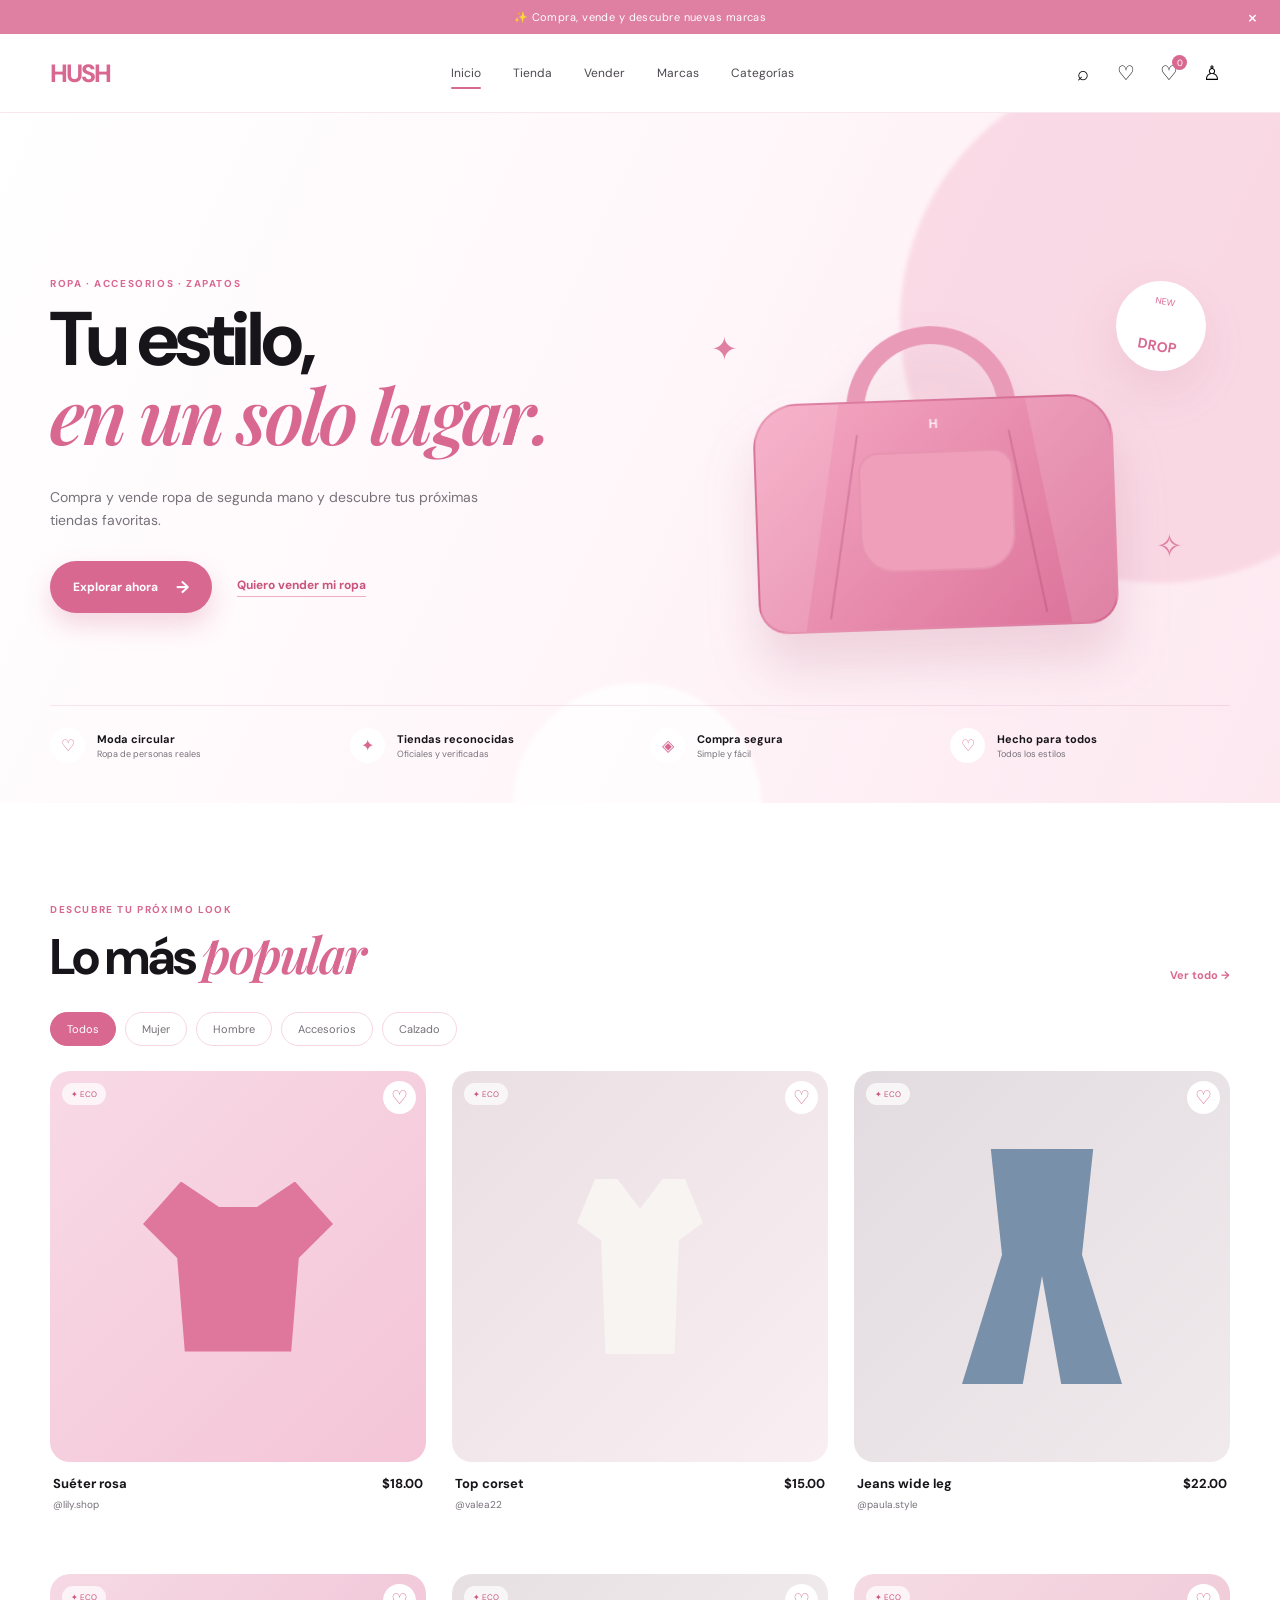
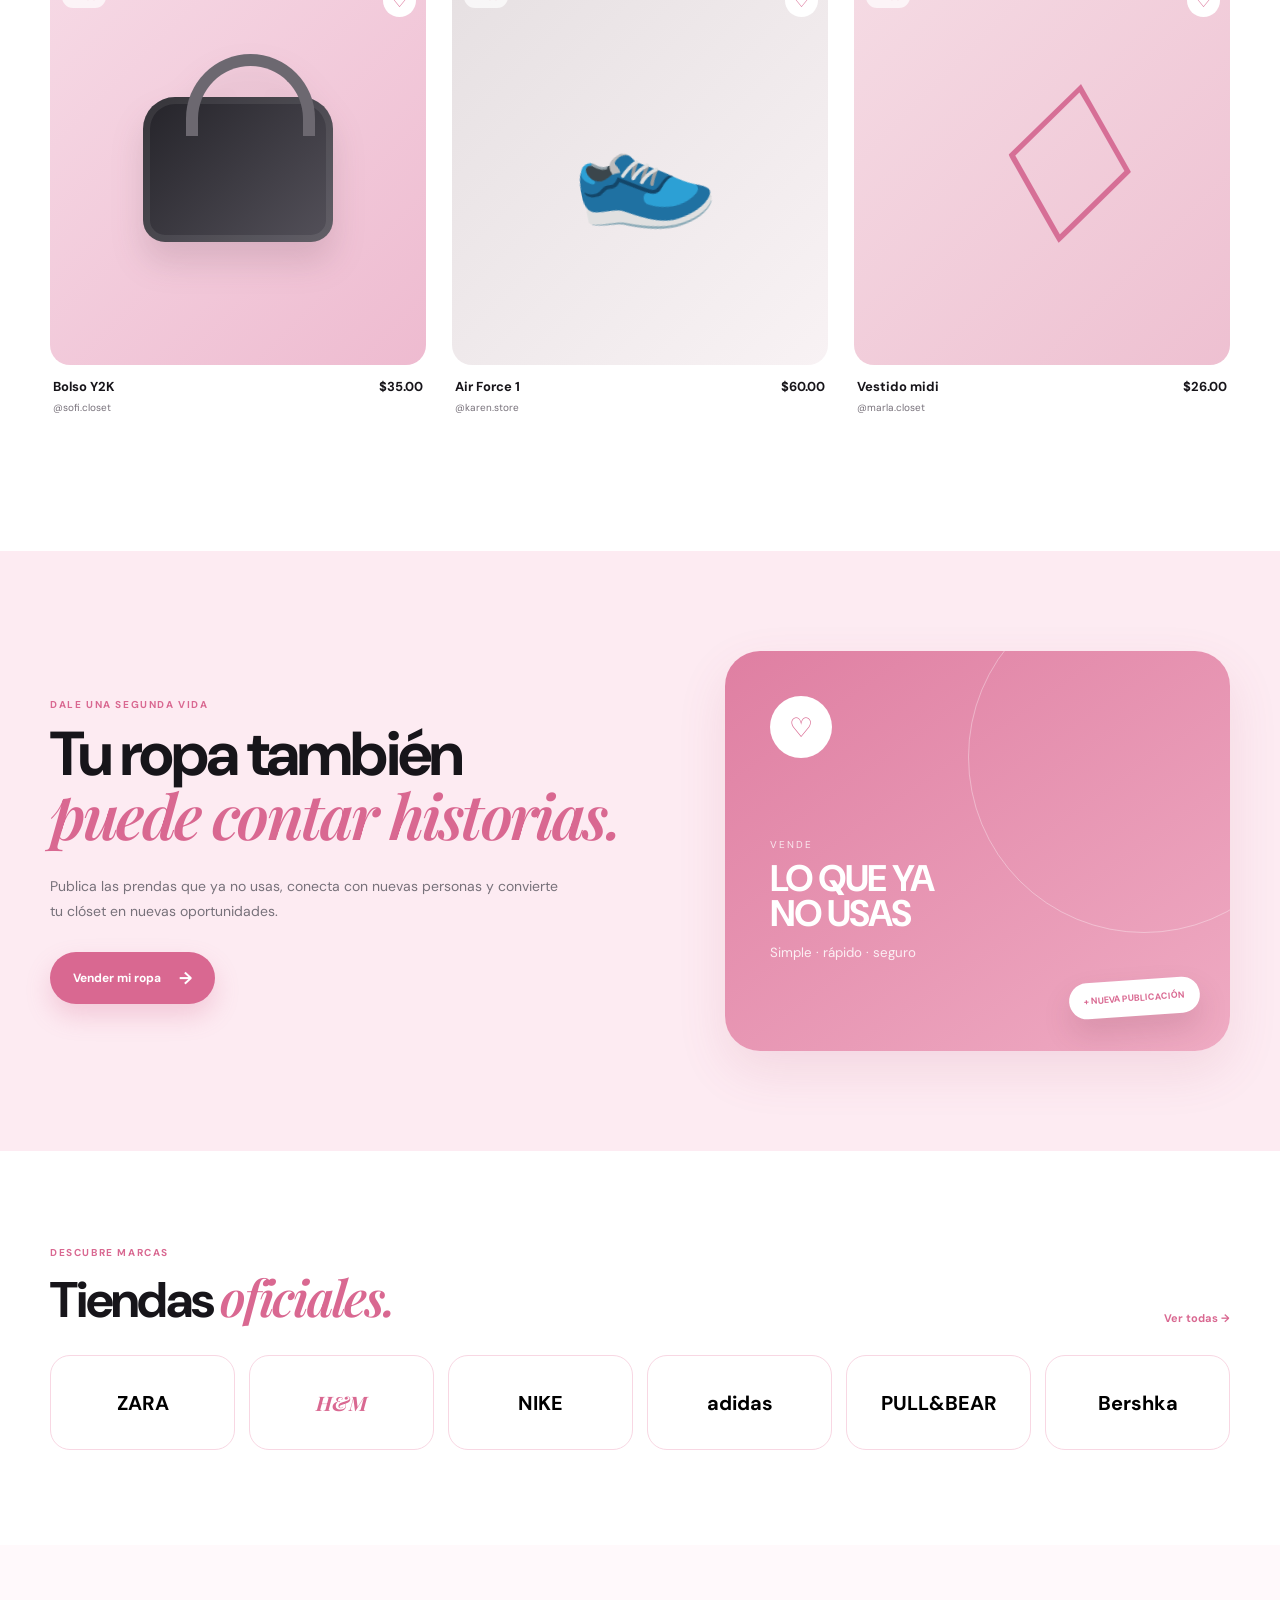
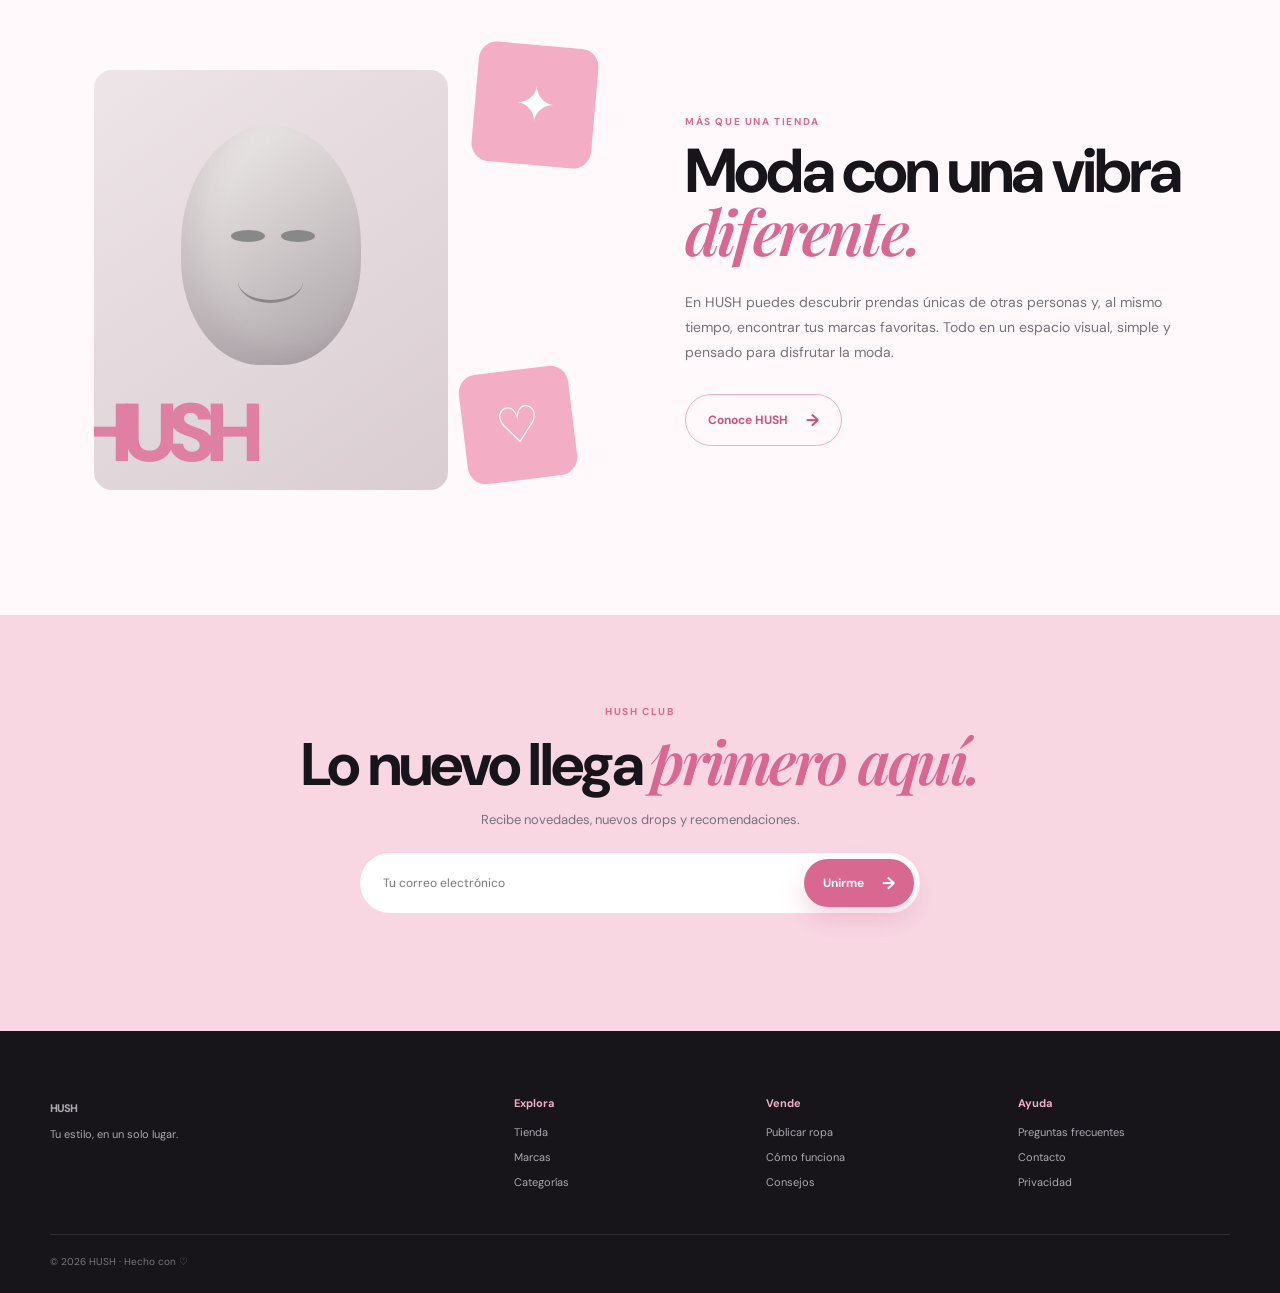
<file: index.html>
<!DOCTYPE html>
<html lang="es">
<head>
  <meta charset="UTF-8">
  <meta name="viewport" content="width=device-width, initial-scale=1.0">
  <meta name="description" content="HUSH — marketplace de moda donde puedes comprar y vender ropa.">
  <title>HUSH — Tu estilo, en un solo lugar</title>
  <link rel="preconnect" href="https://fonts.googleapis.com">
  <link rel="preconnect" href="https://fonts.gstatic.com" crossorigin>
  <link href="https://fonts.googleapis.com/css2?family=DM+Sans:wght@400;500;600;700&family=Playfair+Display:ital,wght@0,600;1,600&display=swap" rel="stylesheet">
  <link rel="stylesheet" href="style.css">
</head>
<body>

  <div class="announcement">
    <span>✨ Compra, vende y descubre nuevas marcas</span>
    <button id="closeAnnouncement" aria-label="Cerrar aviso">×</button>
  </div>

  <header class="header" id="header">
    <div class="container nav">
      <a class="logo" href="#inicio" aria-label="HUSH inicio">HUSH</a>

      <button class="menu-toggle" id="menuToggle" aria-label="Abrir menú">
        <span></span><span></span><span></span>
      </button>

      <nav class="nav-links" id="navLinks">
        <a class="active" href="#inicio">Inicio</a>
        <a href="#tienda">Tienda</a>
        <a href="#vender">Vender</a>
        <a href="#marcas">Marcas</a>
        <a href="#categorias">Categorías</a>
      </nav>

      <div class="nav-actions">
        <button class="icon-btn" id="searchBtn" aria-label="Buscar">⌕</button>
        <button class="icon-btn" id="favoritesBtn" aria-label="Favoritos">♡</button>
        <button class="icon-btn cart-btn" id="cartBtn" aria-label="Carrito">
          ♡
          <span class="cart-count" id="cartCount">0</span>
        </button>
        <button class="profile-btn" aria-label="Perfil">♙</button>
      </div>
    </div>

    <div class="search-panel" id="searchPanel">
      <div class="container search-inner">
        <input id="searchInput" type="search" placeholder="Busca ropa, marcas, usuarios..." autocomplete="off">
        <span>⌕</span>
      </div>
    </div>
  </header>

  <main>
    <!-- HERO -->
    <section class="hero" id="inicio">
      <div class="hero-bg-shape shape-one"></div>
      <div class="hero-bg-shape shape-two"></div>

      <div class="container hero-grid">
        <div class="hero-copy reveal">
          <p class="eyebrow">ROPA · ACCESORIOS · ZAPATOS</p>
          <h1>Tu estilo,<br><em>en un solo lugar.</em></h1>
          <p class="hero-text">
            Compra y vende ropa de segunda mano y descubre tus próximas tiendas favoritas.
          </p>
          <div class="hero-buttons">
            <a class="btn btn-primary" href="#tienda">Explorar ahora <span>→</span></a>
            <a class="text-link" href="#vender">Quiero vender mi ropa</a>
          </div>
        </div>

        <div class="hero-visual reveal">
          <div class="sparkle sparkle-a">✦</div>
          <div class="sparkle sparkle-b">✧</div>
          <div class="bag-shadow"></div>
          <div class="hero-bag">
            <div class="handle"></div>
            <div class="bag-body">
              <div class="bag-pocket"></div>
              <div class="bag-line left"></div>
              <div class="bag-line right"></div>
              <div class="bag-logo">H</div>
            </div>
          </div>
          <div class="hero-tag">NEW<br><strong>DROP</strong></div>
        </div>
      </div>

      <div class="container trust-row">
        <div class="trust-item"><span>♡</span><div><strong>Moda circular</strong><small>Ropa de personas reales</small></div></div>
        <div class="trust-item"><span>✦</span><div><strong>Tiendas reconocidas</strong><small>Oficiales y verificadas</small></div></div>
        <div class="trust-item"><span>◈</span><div><strong>Compra segura</strong><small>Simple y fácil</small></div></div>
        <div class="trust-item"><span>♡</span><div><strong>Hecho para todos</strong><small>Todos los estilos</small></div></div>
      </div>
    </section>

    <!-- POPULAR -->
    <section class="section products-section" id="tienda">
      <div class="container">
        <div class="section-heading reveal">
          <div>
            <p class="eyebrow">DESCUBRE TU PRÓXIMO LOOK</p>
            <h2>Lo más <em>popular</em></h2>
          </div>
          <a href="#tienda" class="view-all">Ver todo →</a>
        </div>

        <div class="category-pills" id="categories">
          <button class="pill active" data-filter="todos">Todos</button>
          <button class="pill" data-filter="mujer">Mujer</button>
          <button class="pill" data-filter="hombre">Hombre</button>
          <button class="pill" data-filter="accesorios">Accesorios</button>
          <button class="pill" data-filter="calzado">Calzado</button>
        </div>

        <div class="product-grid" id="productGrid">
          <article class="product-card reveal" data-category="mujer">
            <div class="product-image image-1">
              <span class="eco">✦ ECO</span>
              <button class="heart" aria-label="Agregar a favoritos">♡</button>
              <div class="clothing shirt"></div>
            </div>
            <div class="product-info">
              <div><h3>Suéter rosa</h3><span>$18.00</span></div>
              <small>@lily.shop</small>
              <button class="add-cart" data-name="Suéter rosa">Agregar al carrito</button>
            </div>
          </article>

          <article class="product-card reveal" data-category="mujer">
            <div class="product-image image-2">
              <span class="eco">✦ ECO</span>
              <button class="heart" aria-label="Agregar a favoritos">♡</button>
              <div class="clothing top"></div>
            </div>
            <div class="product-info">
              <div><h3>Top corset</h3><span>$15.00</span></div>
              <small>@valea22</small>
              <button class="add-cart" data-name="Top corset">Agregar al carrito</button>
            </div>
          </article>

          <article class="product-card reveal" data-category="hombre">
            <div class="product-image image-3">
              <span class="eco">✦ ECO</span>
              <button class="heart" aria-label="Agregar a favoritos">♡</button>
              <div class="clothing jeans"></div>
            </div>
            <div class="product-info">
              <div><h3>Jeans wide leg</h3><span>$22.00</span></div>
              <small>@paula.style</small>
              <button class="add-cart" data-name="Jeans wide leg">Agregar al carrito</button>
            </div>
          </article>

          <article class="product-card reveal" data-category="accesorios">
            <div class="product-image image-4">
              <span class="eco">✦ ECO</span>
              <button class="heart" aria-label="Agregar a favoritos">♡</button>
              <div class="clothing mini-bag"></div>
            </div>
            <div class="product-info">
              <div><h3>Bolso Y2K</h3><span>$35.00</span></div>
              <small>@sofi.closet</small>
              <button class="add-cart" data-name="Bolso Y2K">Agregar al carrito</button>
            </div>
          </article>

          <article class="product-card reveal" data-category="calzado">
            <div class="product-image image-5">
              <span class="eco">✦ ECO</span>
              <button class="heart" aria-label="Agregar a favoritos">♡</button>
              <div class="shoe">👟</div>
            </div>
            <div class="product-info">
              <div><h3>Air Force 1</h3><span>$60.00</span></div>
              <small>@karen.store</small>
              <button class="add-cart" data-name="Air Force 1">Agregar al carrito</button>
            </div>
          </article>

          <article class="product-card reveal" data-category="mujer">
            <div class="product-image image-6">
              <span class="eco">✦ ECO</span>
              <button class="heart" aria-label="Agregar a favoritos">♡</button>
              <div class="dress">♢</div>
            </div>
            <div class="product-info">
              <div><h3>Vestido midi</h3><span>$26.00</span></div>
              <small>@marla.closet</small>
              <button class="add-cart" data-name="Vestido midi">Agregar al carrito</button>
            </div>
          </article>
        </div>
      </div>
    </section>

    <!-- SELL -->
    <section class="sell-section" id="vender">
      <div class="container sell-grid">
        <div class="sell-copy reveal">
          <p class="eyebrow">DALE UNA SEGUNDA VIDA</p>
          <h2>Tu ropa también<br><em>puede contar historias.</em></h2>
          <p>Publica las prendas que ya no usas, conecta con nuevas personas y convierte tu clóset en nuevas oportunidades.</p>
          <a href="#" class="btn btn-primary" id="sellBtn">Vender mi ropa <span>→</span></a>
        </div>
        <div class="sell-card reveal">
          <div class="sell-circle">♡</div>
          <span>VENDE</span>
          <strong>LO QUE YA<br>NO USAS</strong>
          <small>Simple · rápido · seguro</small>
          <div class="floating-label">+ NUEVA PUBLICACIÓN</div>
        </div>
      </div>
    </section>

    <!-- BRANDS -->
    <section class="brands-section" id="marcas">
      <div class="container">
        <div class="section-heading reveal">
          <div>
            <p class="eyebrow">DESCUBRE MARCAS</p>
            <h2>Tiendas <em>oficiales.</em></h2>
          </div>
          <a href="#" class="view-all">Ver todas →</a>
        </div>

        <div class="brand-list reveal">
          <button class="brand">ZARA</button>
          <button class="brand">H&M</button>
          <button class="brand">NIKE</button>
          <button class="brand">adidas</button>
          <button class="brand">PULL&BEAR</button>
          <button class="brand">Bershka</button>
        </div>
      </div>
    </section>

    <!-- FEATURE -->
    <section class="feature-section">
      <div class="container feature-grid">
        <div class="feature-art reveal">
          <div class="art-card art-main">
            <div class="fashion-face"></div>
            <div class="art-word">HUSH</div>
          </div>
          <div class="art-card art-small one">✦</div>
          <div class="art-card art-small two">♡</div>
        </div>
        <div class="feature-copy reveal">
          <p class="eyebrow">MÁS QUE UNA TIENDA</p>
          <h2>Moda con una vibra<br><em>diferente.</em></h2>
          <p>En HUSH puedes descubrir prendas únicas de otras personas y, al mismo tiempo, encontrar tus marcas favoritas. Todo en un espacio visual, simple y pensado para disfrutar la moda.</p>
          <a href="#" class="btn btn-outline">Conoce HUSH <span>→</span></a>
        </div>
      </div>
    </section>

    <!-- NEWSLETTER -->
    <section class="newsletter">
      <div class="container newsletter-inner reveal">
        <p class="eyebrow">HUSH CLUB</p>
        <h2>Lo nuevo llega <em>primero aquí.</em></h2>
        <p>Recibe novedades, nuevos drops y recomendaciones.</p>
        <form id="newsletterForm">
          <input id="emailInput" type="email" placeholder="Tu correo electrónico" required>
          <button class="btn btn-primary" type="submit">Unirme <span>→</span></button>
        </form>
        <small id="formMessage"></small>
      </div>
    </section>
  </main>

  <footer class="footer">
    <div class="container footer-grid">
      <div>
        <a class="logo" href="#inicio">HUSH</a>
        <p>Tu estilo, en un solo lugar.</p>
      </div>
      <div><strong>Explora</strong><a href="#tienda">Tienda</a><a href="#marcas">Marcas</a><a href="#categorias">Categorías</a></div>
      <div><strong>Vende</strong><a href="#vender">Publicar ropa</a><a href="#">Cómo funciona</a><a href="#">Consejos</a></div>
      <div><strong>Ayuda</strong><a href="#">Preguntas frecuentes</a><a href="#">Contacto</a><a href="#">Privacidad</a></div>
    </div>
    <div class="container footer-bottom">© 2026 HUSH · Hecho con ♡</div>
  </footer>

  <div class="toast" id="toast"></div>

  <script src="script.js"></script>
</body>
</html>
</file>
<file: style.css>
:root {
  --pink-50: #fff7fa;
  --pink-100: #fdebf2;
  --pink-200: #f8d7e3;
  --pink-300: #efaec4;
  --pink-400: #df7fa2;
  --pink-500: #d96891;
  --pink-600: #c9547d;
  --ink: #17151a;
  --muted: #77717a;
  --white: #ffffff;
  --border: rgba(201, 84, 125, .14);
  --shadow: 0 20px 50px rgba(174, 77, 111, .12);
  --radius: 24px;
  --container: 1180px;
}

* { box-sizing: border-box; margin: 0; padding: 0; }
html { scroll-behavior: smooth; }
body {
  font-family: "DM Sans", sans-serif;
  color: var(--ink);
  background: var(--white);
  overflow-x: hidden;
}
button, input { font: inherit; }
button { cursor: pointer; }
a { color: inherit; text-decoration: none; }
.container { width: min(var(--container), calc(100% - 48px)); margin-inline: auto; }

/* Top notice */
.announcement {
  min-height: 34px;
  background: var(--pink-400);
  color: white;
  display: flex;
  justify-content: center;
  align-items: center;
  gap: 20px;
  font-size: 11px;
  letter-spacing: .04em;
  position: relative;
}
.announcement button {
  position: absolute;
  right: 22px;
  border: 0;
  background: transparent;
  color: white;
  font-size: 20px;
}

/* Header */
.header {
  position: sticky;
  top: 0;
  z-index: 50;
  background: rgba(255,255,255,.9);
  backdrop-filter: blur(16px);
  border-bottom: 1px solid var(--border);
}
.nav {
  height: 78px;
  display: grid;
  grid-template-columns: 130px 1fr auto;
  align-items: center;
  gap: 28px;
}
.logo {
  font-size: 25px;
  font-weight: 800;
  letter-spacing: -.08em;
  color: var(--pink-500);
}
.nav-links { display: flex; justify-content: center; gap: 32px; }
.nav-links a { font-size: 12px; color: #4d4850; position: relative; padding: 30px 0; }
.nav-links a::after {
  content: "";
  position: absolute;
  left: 0; right: 0; bottom: 22px;
  height: 2px; border-radius: 99px;
  background: var(--pink-500);
  transform: scaleX(0);
  transition: .25s;
}
.nav-links a:hover::after, .nav-links a.active::after { transform: scaleX(1); }
.nav-actions { display: flex; gap: 7px; align-items: center; }
.icon-btn, .profile-btn {
  width: 36px; height: 36px; border: 0; background: transparent;
  border-radius: 50%; font-size: 20px; transition: .2s;
}
.icon-btn:hover, .profile-btn:hover { background: var(--pink-100); color: var(--pink-600); transform: translateY(-2px); }
.cart-btn { position: relative; }
.cart-count {
  position: absolute; top: 0; right: 0;
  width: 15px; height: 15px; border-radius: 50%;
  background: var(--pink-500); color: white; font-size: 9px;
  display: grid; place-items: center;
}
.menu-toggle { display: none; border: 0; background: none; }
.search-panel { display: none; border-top: 1px solid var(--border); padding: 12px 0; background: white; }
.search-panel.open { display: block; }
.search-inner { position: relative; }
.search-inner input {
  width: 100%; padding: 13px 44px 13px 18px;
  border: 1px solid var(--pink-200); border-radius: 99px; outline: none;
}
.search-inner input:focus { border-color: var(--pink-400); box-shadow: 0 0 0 4px var(--pink-100); }
.search-inner span { position: absolute; right: 20px; top: 10px; font-size: 21px; }

/* Hero */
.hero {
  min-height: 690px;
  background: linear-gradient(115deg, #fff 0%, #fff7fa 48%, #fde8f0 100%);
  position: relative;
  overflow: hidden;
  padding-top: 72px;
}
.hero-grid {
  min-height: 520px;
  display: grid;
  grid-template-columns: 1fr 1fr;
  align-items: center;
}
.hero-copy { position: relative; z-index: 2; max-width: 560px; }
.eyebrow {
  color: var(--pink-500);
  font-size: 10px;
  font-weight: 700;
  letter-spacing: .16em;
  margin-bottom: 13px;
}
.hero h1, h2 { letter-spacing: -.045em; line-height: .98; }
.hero h1 { font-size: clamp(48px, 6vw, 76px); font-weight: 700; }
h1 em, h2 em {
  font-family: "Playfair Display", serif;
  font-weight: 600;
  color: var(--pink-500);
}
.hero-text { max-width: 450px; margin: 28px 0; color: var(--muted); line-height: 1.7; font-size: 14px; }
.hero-buttons { display: flex; align-items: center; gap: 25px; flex-wrap: wrap; }
.btn {
  display: inline-flex; align-items: center; justify-content: center; gap: 18px;
  border-radius: 99px; padding: 14px 22px; border: 1px solid transparent;
  font-size: 12px; font-weight: 700; transition: .25s ease;
}
.btn span { font-size: 17px; transition: transform .25s; }
.btn:hover span { transform: translateX(5px); }
.btn-primary { background: var(--pink-500); color: white; box-shadow: 0 12px 24px rgba(217,104,145,.25); }
.btn-primary:hover { background: var(--pink-600); transform: translateY(-2px); }
.btn-outline { border-color: var(--pink-300); color: var(--pink-600); }
.btn-outline:hover { background: var(--pink-100); }
.text-link { color: var(--pink-600); font-size: 12px; font-weight: 700; border-bottom: 1px solid var(--pink-300); padding-bottom: 3px; }

.hero-visual { min-height: 470px; position: relative; display: grid; place-items: center; }
.hero-bg-shape {
  position: absolute; border-radius: 50%; filter: blur(2px); opacity: .8;
}
.shape-one { width: 520px; height: 520px; right: -140px; top: -50px; background: #f9d4e1; }
.shape-two { width: 250px; height: 250px; left: 40%; bottom: -130px; background: #fff; }
.hero-bag { position: relative; z-index: 3; width: 360px; height: 265px; transform: rotate(-2deg); filter: drop-shadow(0 35px 25px rgba(170,70,105,.18)); animation: float 5s ease-in-out infinite; }
.handle {
  position: absolute; width: 170px; height: 120px; border: 18px solid #e89ab7;
  border-bottom: 0; border-radius: 100px 100px 0 0; left: 94px; top: -38px;
  z-index: 0;
}
.bag-body {
  position: absolute; inset: 35px 0 0;
  border-radius: 45px 45px 30px 30px;
  background: linear-gradient(135deg,#f5a9c3,#db7098);
  border: 2px solid rgba(173,67,104,.18);
  overflow: hidden;
}
.bag-body::before, .bag-body::after {
  content: ""; position: absolute; top: 0; bottom: 0; width: 90px;
  background: rgba(255,255,255,.12);
}
.bag-body::before { left: -25px; transform: skewX(-10deg); }
.bag-body::after { right: -25px; transform: skewX(10deg); }
.bag-pocket {
  position: absolute; width: 155px; height: 120px; left: 102px; top: 50px;
  border-radius: 20px 20px 34px 34px; background: #ef9fba;
  border: 2px solid rgba(170,67,104,.12);
}
.bag-line { position: absolute; top: 30px; bottom: 10px; width: 2px; background: rgba(151,51,91,.25); }
.bag-line.left { left: 85px; transform: rotate(10deg); }
.bag-line.right { right: 85px; transform: rotate(-10deg); }
.bag-logo {
  position: absolute; top: 14px; left: 174px; color: white; font-weight: 800;
  font-size: 13px; opacity: .8;
}
.sparkle { position: absolute; color: var(--pink-400); z-index: 4; font-size: 32px; animation: pulse 2.2s ease-in-out infinite; }
.sparkle-a { left: 12%; top: 25%; }
.sparkle-b { right: 8%; bottom: 24%; animation-delay: .7s; }
.hero-tag {
  position: absolute; z-index: 4; right: 4%; top: 15%;
  background: white; border-radius: 50%; width: 90px; height: 90px;
  display: grid; place-items: center; text-align: center; color: var(--pink-500);
  font-size: 9px; line-height: 1.1; box-shadow: var(--shadow); transform: rotate(10deg);
}
.hero-tag strong { font-size: 14px; }
.trust-row {
  display: grid; grid-template-columns: repeat(4,1fr); gap: 20px;
  padding: 22px 0 28px; border-top: 1px solid var(--border);
  position: relative; z-index: 5;
}
.trust-item { display: flex; align-items: center; gap: 12px; }
.trust-item > span { width: 35px; height: 35px; border-radius: 50%; display: grid; place-items: center; background: white; color: var(--pink-500); }
.trust-item strong, .trust-item small { display: block; }
.trust-item strong { font-size: 11px; }
.trust-item small { color: var(--muted); font-size: 9px; margin-top: 2px; }

/* Sections */
.section { padding: 100px 0; }
.products-section { background: white; }
.section-heading { display: flex; align-items: end; justify-content: space-between; gap: 20px; margin-bottom: 30px; }
.section-heading h2 { font-size: clamp(35px, 4vw, 50px); }
.view-all { color: var(--pink-500); font-size: 11px; font-weight: 700; }
.category-pills { display: flex; gap: 9px; flex-wrap: wrap; margin-bottom: 25px; }
.pill {
  border: 1px solid var(--pink-200); background: white; color: var(--muted);
  padding: 9px 16px; border-radius: 99px; font-size: 11px; transition: .2s;
}
.pill:hover, .pill.active { background: var(--pink-500); border-color: var(--pink-500); color: white; }
.product-grid { display: grid; grid-template-columns: repeat(3,1fr); gap: 26px; }
.product-card { min-width: 0; }
.product-image {
  aspect-ratio: 1/1.04; border-radius: 20px; position: relative; overflow: hidden;
  display: grid; place-items: center; transition: .3s; background: #f7e8ee;
}
.product-card:hover .product-image { transform: translateY(-5px); box-shadow: var(--shadow); }
.eco {
  position: absolute; top: 12px; left: 12px; background: rgba(255,255,255,.72);
  padding: 6px 9px; border-radius: 99px; font-size: 8px; color: var(--pink-600); z-index: 2;
}
.heart {
  position: absolute; top: 10px; right: 10px; z-index: 3;
  width: 33px; height: 33px; border: 0; border-radius: 50%; background: white;
  color: var(--pink-500); font-size: 19px; transition: .2s;
}
.heart.liked { background: var(--pink-500); color: white; }
.image-1 { background: linear-gradient(135deg,#f8d9e5,#f4c5d7); }
.image-2 { background: linear-gradient(135deg,#eadfe3,#f9eef2); }
.image-3 { background: linear-gradient(135deg,#e2dce0,#f0eaed); }
.image-4 { background: linear-gradient(135deg,#f6d9e5,#eebbd0); }
.image-5 { background: linear-gradient(135deg,#e6e0e2,#f8f2f4); }
.image-6 { background: linear-gradient(135deg,#f5dbe4,#eec0d1); }
.clothing { position: relative; filter: drop-shadow(0 20px 16px rgba(80,50,60,.15)); }
.shirt { width: 190px; height: 170px; background: #df769c; clip-path: polygon(20% 0, 40% 15%, 60% 15%, 80% 0, 100% 25%, 82% 45%, 78% 100%, 22% 100%, 18% 45%, 0 25%); }
.top { width: 150px; height: 175px; background: #f8f4f2; clip-path: polygon(20% 0, 35% 0, 50% 17%, 65% 0, 80% 0, 92% 25%, 76% 35%, 73% 100%, 27% 100%, 24% 35%, 8% 25%); }
.jeans { width: 160px; height: 235px; background: #7990aa; clip-path: polygon(18% 0,82% 0,75% 45%,100% 100%,62% 100%,50% 54%,38% 100%,0 100%,25% 45%); }
.mini-bag { width: 190px; height: 145px; border-radius: 32px 32px 22px 22px; background: linear-gradient(135deg,#242329,#54515a); box-shadow: inset 0 0 0 7px rgba(255,255,255,.08); }
.mini-bag::before { content:""; position:absolute; width:105px; height:70px; border:12px solid #6c6870; border-bottom:0; border-radius:80px 80px 0 0; left:43px; top:-43px; }
.shoe { font-size: 115px; transform: rotate(-12deg); filter: grayscale(.3); }
.dress { width: 145px; height: 230px; color: #d66f96; font-size: 220px; line-height: 1; transform: rotate(8deg); }
.product-info { padding: 13px 3px; }
.product-info > div { display: flex; justify-content: space-between; gap: 12px; }
.product-info h3, .product-info span { font-size: 13px; }
.product-info span { font-weight: 700; }
.product-info small { color: var(--muted); font-size: 10px; }
.add-cart {
  display: block; border: 0; background: transparent; color: var(--pink-500);
  font-size: 10px; font-weight: 700; padding: 9px 0 0; opacity: 0; transform: translateY(5px); transition: .2s;
}
.product-card:hover .add-cart { opacity: 1; transform: translateY(0); }

/* Sell */
.sell-section { padding: 100px 0; background: var(--pink-100); overflow: hidden; }
.sell-grid { display: grid; grid-template-columns: 1fr .85fr; gap: 80px; align-items: center; }
.sell-copy h2, .feature-copy h2 { font-size: clamp(40px,5vw,62px); }
.sell-copy > p:not(.eyebrow), .feature-copy > p:not(.eyebrow) { color: var(--muted); line-height: 1.8; font-size: 14px; max-width: 520px; margin: 24px 0 28px; }
.sell-card {
  height: 400px; border-radius: 35px; background: linear-gradient(145deg,#df7fa2,#efabc3);
  color: white; position: relative; overflow: hidden; padding: 45px;
  box-shadow: var(--shadow);
}
.sell-card::before {
  content:""; position:absolute; width:350px; height:350px; border:1px solid rgba(255,255,255,.35);
  border-radius:50%; right:-90px; top:-70px;
}
.sell-circle { width: 62px; height:62px; border-radius:50%; background:white; color:var(--pink-500); display:grid; place-items:center; font-size:27px; margin-bottom:80px; }
.sell-card span { display:block; font-size:10px; letter-spacing:.2em; opacity:.8; }
.sell-card strong { display:block; font-size:37px; line-height:.95; margin:10px 0; letter-spacing:-.05em; }
.sell-card small { opacity:.85; }
.floating-label {
  position:absolute; right:30px; bottom:35px; background:white; color:var(--pink-500);
  border-radius:99px; padding:12px 15px; font-size:9px; font-weight:700;
  transform:rotate(-4deg); box-shadow:0 15px 30px rgba(100,40,60,.15);
}

/* Brands */
.brands-section { padding: 95px 0; }
.brand-list { display:grid; grid-template-columns:repeat(6,1fr); gap:14px; }
.brand {
  min-height:95px; border:1px solid var(--pink-200); background:white; border-radius:20px;
  font-size:20px; font-weight:700; transition:.25s;
}
.brand:nth-child(2) { font-family: "Playfair Display",serif; font-style:italic; color:var(--pink-500); }
.brand:hover { transform:translateY(-5px); border-color:var(--pink-400); box-shadow:var(--shadow); }

/* Feature */
.feature-section { padding:100px 0; background:#fff9fb; }
.feature-grid { display:grid; grid-template-columns:1fr 1fr; gap:90px; align-items:center; }
.feature-art { min-height:470px; position:relative; }
.art-card { position:absolute; border-radius:18px; overflow:hidden; }
.art-main { width:65%; height:420px; left:8%; top:25px; background:linear-gradient(145deg,#eee5e8,#d9cdd1); }
.fashion-face {
  width:180px; height:240px; background:linear-gradient(145deg,#f4f0ef,#aaa2a6);
  border-radius:50% 50% 44% 44%; position:absolute; top:55px; left:50%; transform:translateX(-50%);
  box-shadow:inset 18px -15px 25px rgba(80,60,70,.12);
}
.fashion-face::before { content:""; position:absolute; width:34px;height:12px;border-radius:50%;background:#888;top:105px;left:50px; box-shadow:50px 0 #888; }
.fashion-face::after { content:""; position:absolute; width:65px;height:40px;border-bottom:3px solid #888;border-radius:50%;top:135px;left:57px; }
.art-word { position:absolute; left:-18px; bottom:4px; font-size:82px; font-weight:900; color:var(--pink-400); letter-spacing:-.1em; }
.art-small { background:#f3aec6; display:grid; place-items:center; color:white; font-size:50px; }
.art-small.one { width:120px; height:120px; right:0; top:0; transform:rotate(5deg); }
.art-small.two { width:110px; height:110px; right:4%; bottom:35px; transform:rotate(-7deg); }
.feature-copy { max-width:560px; }

/* Newsletter + footer */
.newsletter { padding:90px 0; background:var(--pink-200); }
.newsletter-inner { text-align:center; }
.newsletter h2 { font-size:clamp(40px,5vw,60px); }
.newsletter p:not(.eyebrow) { color:var(--muted); margin:16px 0 25px; font-size:13px; }
.newsletter form { width:min(560px,100%); margin:auto; display:flex; gap:8px; background:white; border-radius:99px; padding:6px; }
.newsletter input { flex:1; min-width:0; border:0; outline:0; padding:0 17px; font-size:12px; background:transparent; }
.newsletter .btn { padding:12px 18px; }
#formMessage { display:block; margin-top:14px; color:var(--pink-600); font-size:11px; min-height:14px; }
.footer { padding:65px 0 25px; background:#17151a; color:white; }
.footer-grid { display:grid; grid-template-columns:2fr 1fr 1fr 1fr; gap:40px; }
.footer p { color:#aaa; margin-top:10px; font-size:11px; }
.footer-grid > div:not(:first-child) { display:flex; flex-direction:column; gap:11px; }
.footer-grid strong { color:var(--pink-300); font-size:11px; margin-bottom:4px; }
.footer-grid a { color:#aaa; font-size:11px; transition:.2s; }
.footer-grid a:hover { color:white; }
.footer-bottom { border-top:1px solid rgba(255,255,255,.1); margin-top:45px; padding-top:20px; color:#777; font-size:10px; }

/* Toast + animations */
.toast {
  position:fixed; right:24px; bottom:24px; z-index:100;
  background:#17151a; color:white; border-radius:99px; padding:13px 19px;
  font-size:11px; transform:translateY(90px); opacity:0; transition:.35s; pointer-events:none;
}
.toast.show { transform:translateY(0); opacity:1; }
.reveal { opacity:0; transform:translateY(25px); transition:opacity .7s ease, transform .7s ease; }
.reveal.visible { opacity:1; transform:translateY(0); }
@keyframes float { 0%,100%{transform:translateY(0) rotate(-2deg)} 50%{transform:translateY(-13px) rotate(1deg)} }
@keyframes pulse { 0%,100%{transform:scale(1);opacity:.65} 50%{transform:scale(1.25);opacity:1} }

/* Responsive */
@media (max-width: 900px) {
  .nav { grid-template-columns:auto auto 1fr; }
  .menu-toggle { display:flex; flex-direction:column; gap:4px; justify-self:center; }
  .menu-toggle span { width:22px; height:2px; background:var(--ink); border-radius:99px; }
  .nav-links {
    display:none; position:absolute; top:78px; left:0; right:0; padding:18px 24px;
    background:white; border-bottom:1px solid var(--border); flex-direction:column; gap:0;
  }
  .nav-links.open { display:flex; }
  .nav-links a { padding:13px 0; }
  .nav-links a::after { bottom:5px; right:auto; width:35px; }
  .hero-grid, .sell-grid, .feature-grid { grid-template-columns:1fr; }
  .hero { padding-top:35px; }
  .hero-visual { min-height:390px; }
  .hero-bag { transform:scale(.82); }
  .trust-row { grid-template-columns:repeat(2,1fr); }
  .product-grid { grid-template-columns:repeat(2,1fr); }
  .brand-list { grid-template-columns:repeat(3,1fr); }
  .sell-grid { gap:45px; }
  .feature-art { min-height:400px; }
}
@media (max-width: 560px) {
  .container { width:min(var(--container), calc(100% - 30px)); }
  .announcement { font-size:9px; }
  .announcement button { right:8px; }
  .nav { height:66px; grid-template-columns:1fr auto auto; gap:8px; }
  .nav-links { top:66px; }
  .nav-actions .icon-btn:nth-child(2), .profile-btn { display:none; }
  .logo { font-size:22px; }
  .hero { min-height:auto; padding-top:50px; }
  .hero h1 { font-size:49px; }
  .hero-text { font-size:13px; }
  .hero-visual { min-height:330px; }
  .hero-bag { transform:scale(.67); }
  .hero-tag { right:0; top:5%; width:70px; height:70px; }
  .trust-row { gap:15px 10px; }
  .trust-item { align-items:flex-start; }
  .trust-item small { font-size:8px; }
  .section, .sell-section, .brands-section, .feature-section { padding:70px 0; }
  .section-heading { align-items:start; flex-direction:column; }
  .product-grid { gap:20px 12px; }
  .product-info h3, .product-info span { font-size:11px; }
  .product-info small { font-size:8px; }
  .add-cart { opacity:1; transform:none; }
  .sell-card { height:350px; padding:35px; }
  .brand-list { grid-template-columns:repeat(2,1fr); }
  .brand { min-height:80px; font-size:16px; }
  .feature-art { min-height:330px; }
  .art-main { height:300px; }
  .fashion-face { transform:translateX(-50%) scale(.75); transform-origin:top center; }
  .art-word { font-size:55px; }
  .art-small.one { width:90px;height:90px; }
  .art-small.two { width:85px;height:85px; }
  .newsletter form { flex-direction:column; border-radius:22px; padding:8px; }
  .newsletter input { min-height:42px; }
  .footer-grid { grid-template-columns:1fr 1fr; }
  .footer-grid > div:first-child { grid-column:1/-1; }
}
</file>
